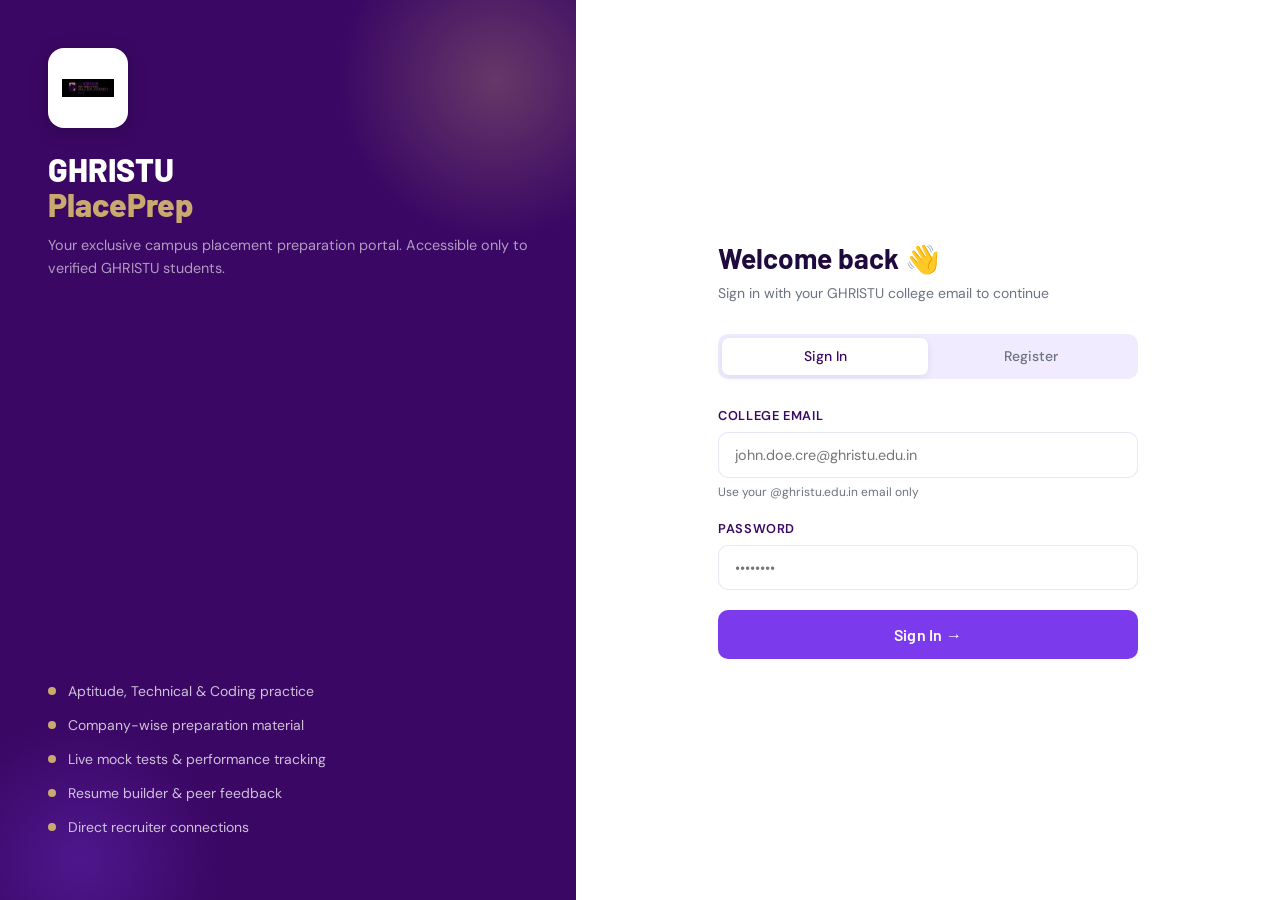
<file: campus/Home.html>
<!DOCTYPE html>
<html lang="en">
<head>
<meta charset="UTF-8">
<meta name="viewport" content="width=device-width, initial-scale=1.0">
<title>GHRISTU PlacePrep – Login</title>
<meta name="description" content="GHRISTU PlacePrep – Your exclusive campus placement preparation portal. Login to access aptitude, technical, coding practice and more.">
<link rel="stylesheet" href="style.css">
</head>
<body>

<!-- AUTH SCREEN -->
<div id="auth-screen">
  <div class="auth-left">
    <div class="auth-brand">
      <div class="auth-logo">
        <img src="logo.png" alt="GHRISTU" style="height:52px; width:52px; object-fit:contain;" />
      </div>
      <h1>GHRISTU<br><span>PlacePrep</span></h1>
      <p>Your exclusive campus placement preparation portal. Accessible only to verified GHRISTU students.</p>
    </div>
    <div class="auth-features">
      <div class="auth-feat-item"><div class="feat-dot"></div> Aptitude, Technical &amp; Coding practice</div>
      <div class="auth-feat-item"><div class="feat-dot"></div> Company-wise preparation material</div>
      <div class="auth-feat-item"><div class="feat-dot"></div> Live mock tests &amp; performance tracking</div>
      <div class="auth-feat-item"><div class="feat-dot"></div> Resume builder &amp; peer feedback</div>
      <div class="auth-feat-item"><div class="feat-dot"></div> Direct recruiter connections</div>
    </div>
  </div>
  <div class="auth-right">
    <div class="auth-box">
      <h2>Welcome back 👋</h2>
      <p>Sign in with your GHRISTU college email to continue</p>

      <div class="tab-row">
        <button class="tab-btn active" onclick="switchTab('login')">Sign In</button>
        <button class="tab-btn" onclick="switchTab('register')">Register</button>
      </div>

      <!-- LOGIN -->
      <div id="login-form">
        <div class="form-group">
          <label>College Email</label>
          <input type="email" id="login-email" placeholder="john.doe.cre@ghristu.edu.in" />
          <div class="email-hint">Use your @ghristu.edu.in email only</div>
        </div>
        <div class="form-group">
          <label>Password</label>
          <input type="password" id="login-pass" placeholder="••••••••" />
        </div>
        <div class="auth-error" id="login-error">Invalid email or password. Use your @ghristu.edu.in email.</div>
        <button class="btn-primary" onclick="handleLogin()">Sign In →</button>
      </div>

      <!-- REGISTER -->
      <div id="register-form" style="display:none">
        <div class="form-group">
          <label>Full Name</label>
          <input type="text" id="reg-name" placeholder="John Doe" />
        </div>
        <div class="form-group">
          <label>College Email</label>
          <input type="email" id="reg-email" placeholder="john.doe.cre@ghristu.edu.in" />
          <div class="email-hint">Must be @ghristu.edu.in</div>
        </div>
        <div class="form-group">
          <label>Role</label>
          <select id="reg-role">
            <option value="student">Student</option>
            <option value="coordinator">Placement Coordinator</option>
            <option value="recruiter">Company Recruiter</option>
          </select>
        </div>
        <div class="form-group">
          <label>Password</label>
          <input type="password" id="reg-pass" placeholder="Create password" />
        </div>
        <div class="auth-error" id="reg-error">Email must end with @ghristu.edu.in</div>
        <button class="btn-primary" onclick="handleRegister()">Create Account →</button>
      </div>
    </div>
  </div>
</div>

<div id="toast" class="toast"></div>
<script src="app.js"></script>
<script>
  document.addEventListener('DOMContentLoaded', function() {
    const stored = sessionStorage.getItem('ghristu_user');
    if (stored) {
      window.location.href = 'pages/Dashboard.html';
    }
  });
</script>
</body>
</html>
</file>
<file: campus/style.css>
@import url('https://fonts.googleapis.com/css2?family=Barlow:wght@400;500;600;700;800&family=DM+Sans:ital,opsz,wght@0,9..40,300;0,9..40,400;0,9..40,500;0,9..40,600&display=swap');

:root {
  --primary: #3b0764;
  --accent: #7c3aed;
  --accent2: #5b21b6;
  --gold: #c9a96e;
  --gold-light: #e8d5b0;
  --teal: #2e1065;
  --surface: #ffffff;
  --surface2: #f5f0ff;
  --border: rgba(91,33,182,0.12);
  --text: #1e0a3c;
  --muted: #6b7280;
  --success: #10b981;
  --warning: #f59e0b;
  --info: #3b82f6;
  --font-head: 'Barlow', sans-serif;
  --font-body: 'DM Sans', sans-serif;
  --radius: 14px;
  --shadow: 0 4px 24px rgba(59,7,100,0.08);
  --shadow-lg: 0 8px 40px rgba(59,7,100,0.15);
}

* { margin: 0; padding: 0; box-sizing: border-box; }

a, a:visited, a:hover, a:active, a:focus {
  text-decoration: none;
  color: inherit;
}

body {
  font-family: var(--font-body);
  background: #f0ebff;
  color: var(--text);
  min-height: 100vh;
}

#auth-screen {
  min-height: 100vh;
  display: flex;
  align-items: stretch;
}

.auth-left {
  width: 45%;
  background: var(--primary);
  padding: 3rem;
  display: flex;
  flex-direction: column;
  justify-content: space-between;
  position: relative;
  overflow: hidden;
}

.auth-left::before {
  content: '';
  position: absolute;
  top: -80px; right: -80px;
  width: 320px; height: 320px;
  background: radial-gradient(circle, rgba(201,169,110,0.3) 0%, transparent 70%);
  border-radius: 50%;
}

.auth-left::after {
  content: '';
  position: absolute;
  bottom: -100px; left: -60px;
  width: 280px; height: 280px;
  background: radial-gradient(circle, rgba(124,58,237,0.3) 0%, transparent 70%);
  border-radius: 50%;
}

.auth-brand { position: relative; z-index: 2; }

.auth-logo {
  width: 80px; height: 80px;
  background: white;
  border-radius: 16px;
  display: flex; align-items: center; justify-content: center;
  padding: 8px;
  margin-bottom: 1.5rem;
  box-shadow: 0 4px 20px rgba(0,0,0,0.2);
}

.auth-brand h1 {
  font-family: var(--font-head);
  font-size: 2rem;
  font-weight: 800;
  color: white;
  line-height: 1.1;
}

.auth-brand h1 span { color: var(--gold); }

.auth-brand p {
  color: rgba(255,255,255,0.6);
  margin-top: 0.75rem;
  font-size: 0.9rem;
  line-height: 1.6;
}

.auth-features { position: relative; z-index: 2; }

.auth-feat-item {
  display: flex;
  align-items: center;
  gap: 12px;
  margin-bottom: 1rem;
  color: rgba(255,255,255,0.75);
  font-size: 0.875rem;
}

.feat-dot {
  width: 8px; height: 8px;
  background: var(--gold);
  border-radius: 50%;
  flex-shrink: 0;
}

.auth-right {
  flex: 1;
  display: flex;
  align-items: center;
  justify-content: center;
  padding: 3rem;
  background: white;
}

.auth-box { width: 100%; max-width: 420px; }

.auth-box h2 {
  font-family: var(--font-head);
  font-size: 1.75rem;
  font-weight: 700;
  margin-bottom: 0.5rem;
}

.auth-box p {
  color: var(--muted);
  font-size: 0.875rem;
  margin-bottom: 2rem;
}

.tab-row {
  display: flex;
  background: #f0ebff;
  border-radius: 10px;
  padding: 4px;
  margin-bottom: 1.75rem;
}

.tab-btn {
  flex: 1;
  padding: 0.6rem;
  border: none;
  background: transparent;
  border-radius: 7px;
  font-family: var(--font-body);
  font-size: 0.875rem;
  font-weight: 500;
  cursor: pointer;
  color: var(--muted);
  transition: all 0.2s;
}

.tab-btn.active {
  background: white;
  color: var(--primary);
  box-shadow: 0 2px 8px rgba(0,0,0,0.08);
}

.form-group { margin-bottom: 1.25rem; }

.form-group label {
  display: block;
  font-size: 0.8rem;
  font-weight: 600;
  color: var(--primary);
  margin-bottom: 0.5rem;
  text-transform: uppercase;
  letter-spacing: 0.05em;
}

.form-group input, .form-group select {
  width: 100%;
  padding: 0.8rem 1rem;
  border: 1.5px solid var(--border);
  border-radius: 10px;
  font-family: var(--font-body);
  font-size: 0.9rem;
  color: var(--text);
  outline: none;
  transition: border-color 0.2s;
  background: white;
}

.form-group input:focus, .form-group select:focus { border-color: var(--accent); box-shadow: 0 0 0 3px rgba(124,58,237,0.1); }

.email-hint { font-size: 0.75rem; color: var(--muted); margin-top: 0.4rem; }

.auth-error {
  background: #fff0f0;
  border: 1px solid #fecaca;
  border-radius: 8px;
  padding: 0.75rem 1rem;
  font-size: 0.85rem;
  color: #dc2626;
  margin-bottom: 1rem;
  display: none;
}

.btn-primary {
  width: 100%;
  padding: 0.9rem;
  background: var(--accent);
  color: white;
  border: none;
  border-radius: 10px;
  font-family: var(--font-head);
  font-size: 1rem;
  font-weight: 600;
  cursor: pointer;
  transition: all 0.2s;
  letter-spacing: 0.02em;
}

.btn-primary:hover { background: #5b21b6; transform: translateY(-1px); }
.btn-primary:active { transform: translateY(0); }

#app-shell { display: none; min-height: 100vh; }

.sidebar {
  width: 260px;
  background: linear-gradient(180deg, #2e0653 0%, #1e0438 100%);
  height: 100vh;
  position: fixed;
  left: 0; top: 0;
  display: flex;
  flex-direction: column;
  padding: 1.5rem;
  z-index: 100;
  border-right: 1px solid rgba(201,169,110,0.15);
}

.sidebar::before {
  content: '';
  position: absolute;
  top: 0; left: 0; right: 0;
  height: 3px;
  background: linear-gradient(90deg, var(--gold), var(--accent), var(--gold));
}

.sidebar-logo {
  display: flex;
  align-items: center;
  gap: 10px;
  margin-bottom: 2rem;
  padding-bottom: 1.5rem;
  border-bottom: 1px solid rgba(255,255,255,0.08);
}

.sidebar-logo-icon {
  width: 42px; height: 42px;
  background: var(--gold);
  border-radius: 10px;
  display: flex; align-items: center; justify-content: center;
  flex-shrink: 0;
  overflow: hidden;
  padding: 5px;
}

.sidebar-logo-text {
  font-family: var(--font-head);
  font-weight: 700;
  font-size: 1rem;
  color: white;
  line-height: 1.2;
}

.sidebar-logo-text span {
  display: block;
  font-size: 0.7rem;
  font-weight: 400;
  color: rgba(255,255,255,0.45);
  font-family: var(--font-body);
}

.nav-section { margin-bottom: 1.5rem; }
.nav-label {
  font-size: 0.65rem;
  font-weight: 600;
  text-transform: uppercase;
  letter-spacing: 0.1em;
  color: rgba(255,255,255,0.3);
  margin-bottom: 0.5rem;
  padding: 0 0.5rem;
}
.nav-item {
  display: flex;
  align-items: center;
  gap: 10px;
  padding: 0.65rem 0.75rem;
  border-radius: 10px;
  cursor: pointer;
  transition: all 0.2s;
  color: rgba(255,255,255,0.9);
  font-size: 0.875rem;
  font-weight: 500;
  margin-bottom: 2px;
  position: relative;
  text-decoration: none;
}
.nav-item:hover { background: rgba(255,255,255,0.07); color: rgba(255,255,255,0.9) !important; }
.nav-item:active { background: rgba(124,58,237,0.35); color: white !important; }
.nav-item:focus { color: rgba(255,255,255,0.9) !important; outline: none; }
.nav-item:visited { color: rgba(255,255,255,0.9) !important; }
.nav-item.active { background: rgba(124,58,237,0.5); color: white !important; border-left: 3px solid var(--gold); padding-left: calc(0.75rem - 3px); }
.nav-item.active:hover,
.nav-item.active:active,
.nav-item.active:focus,
.nav-item.active:visited { color: white !important; }
.nav-icon { width: 20px; text-align: center; font-size: 1rem; color: rgba(255,255,255,0.9) !important; }
.nav-item:hover .nav-icon,
.nav-item:active .nav-icon,
.nav-item:focus .nav-icon,
.nav-item:visited .nav-icon,
.nav-item.active .nav-icon { color: white !important; }
.nav-badge { margin-left: auto; background: var(--gold); color: var(--primary); font-size: 0.65rem; font-weight: 700; padding: 2px 6px; border-radius: 20px; }
.sidebar-user {
  margin-top: auto;
  padding-top: 1rem;
  border-top: 1px solid rgba(255,255,255,0.08);
  display: flex;
  align-items: center;
  gap: 10px;
}
.user-avatar {
  width: 36px; height: 36px;
  background: var(--gold);
  border-radius: 50%;
  display: flex; align-items: center; justify-content: center;
  font-family: var(--font-head);
  font-size: 0.85rem;
  font-weight: 700;
  color: var(--primary);
  flex-shrink: 0;
}
.user-info-text { flex: 1; }
.user-name { font-size: 0.8rem; font-weight: 600; color: white; white-space: nowrap; overflow: hidden; text-overflow: ellipsis; max-width: 140px; }
.user-role { font-size: 0.7rem; color: rgba(255,255,255,0.4); }
.logout-btn { background: none; border: none; color: rgba(255,255,255,0.4); cursor: pointer; font-size: 1rem; padding: 4px; border-radius: 6px; transition: color 0.2s; }
.logout-btn:hover { color: var(--accent); }
.main { margin-left: 260px; min-height: 100vh; background: #f0ebff; width: calc(100vw - 260px); min-width: 0; }
.topbar { background: white; padding: 1rem 2rem; display: flex; align-items: center; justify-content: space-between; border-bottom: 1px solid var(--border); position: sticky; top: 0; z-index: 50; }
.topbar-title { font-family: var(--font-head); font-size: 1.2rem; font-weight: 700; }
.topbar-actions { display: flex; gap: 10px; align-items: center; }
.notification-btn { width: 38px; height: 38px; background: #f0ebff; border: none; border-radius: 10px; cursor: pointer; display: flex; align-items: center; justify-content: center; font-size: 1.1rem; position: relative; }
.notif-dot { width: 8px; height: 8px; background: var(--accent); border-radius: 50%; position: absolute; top: 6px; right: 6px; border: 2px solid white; }
.page { display: none; padding: 2rem; }
.page.active { display: block; }
.welcome-banner { background: linear-gradient(135deg, var(--primary) 0%, #5b21b6 60%, #7c3aed 100%); border-radius: var(--radius); padding: 2rem 2.5rem; margin-bottom: 2rem; position: relative; overflow: hidden; }
.welcome-banner::after { content: '🎓'; position: absolute; right: 2rem; top: 50%; transform: translateY(-50%); font-size: 5rem; opacity: 0.15; }
.welcome-banner h2 { font-family: var(--font-head); font-size: 1.6rem; font-weight: 800; color: white; margin-bottom: 0.4rem; }
.welcome-banner p { color: rgba(255,255,255,0.6); font-size: 0.9rem; }
.welcome-banner .progress-text { color: rgba(255,255,255,0.9); margin-top: 1rem; font-size: 0.85rem; }
.welcome-progress { height: 6px; background: rgba(255,255,255,0.15); border-radius: 3px; margin-top: 0.5rem; overflow: hidden; }
.welcome-progress-bar { height: 100%; background: var(--gold); border-radius: 3px; width: 42%; transition: width 0.5s; }
.stats-grid { display: grid; grid-template-columns: repeat(4, 1fr); gap: 1rem; margin-bottom: 2rem; }
.stat-card { background: white; border-radius: var(--radius); padding: 1.25rem; box-shadow: var(--shadow); }
.stat-label { font-size: 0.75rem; font-weight: 600; text-transform: uppercase; letter-spacing: 0.05em; color: var(--muted); margin-bottom: 0.5rem; }
.stat-value { font-family: var(--font-head); font-size: 1.8rem; font-weight: 800; color: var(--primary); }
.stat-sub { font-size: 0.75rem; color: var(--muted); margin-top: 2px; }
.stat-card.accent { background: var(--accent); }
.stat-card.accent .stat-label, .stat-card.accent .stat-sub { color: rgba(255,255,255,0.7); }
.stat-card.accent .stat-value { color: white; }
.dash-grid { display: grid; grid-template-columns: 1fr 340px; gap: 1.5rem; }
.card { background: white; border-radius: var(--radius); padding: 1.5rem; box-shadow: var(--shadow); }
.card-header { display: flex; align-items: center; justify-content: space-between; margin-bottom: 1.25rem; }
.card-title { font-family: var(--font-head); font-size: 1rem; font-weight: 700; }
.card-link { font-size: 0.8rem; color: var(--accent); cursor: pointer; font-weight: 500; }
.module-list-item { display: flex; align-items: center; gap: 12px; cursor: pointer; transition: background 0.2s; border-radius: 8px; padding: 0.8rem; margin: 0 -0.5rem; border-bottom: 1px solid var(--border); }
.module-list-item:last-child { border-bottom: none; }
.module-list-item:hover { background: #f5f0ff; }
.mod-icon { width: 40px; height: 40px; border-radius: 10px; display: flex; align-items: center; justify-content: center; font-size: 1.2rem; flex-shrink: 0; }
.mod-info { flex: 1; }
.mod-name { font-size: 0.875rem; font-weight: 600; margin-bottom: 3px; }
.progress-bar-wrap { height: 4px; background: #ede9fe; border-radius: 2px; overflow: hidden; }
.progress-bar { height: 100%; border-radius: 2px; transition: width 0.5s; }
.mod-pct { font-size: 0.8rem; font-weight: 700; color: var(--primary); }
.activity-item { display: flex; align-items: flex-start; gap: 10px; padding: 0.8rem 0; border-bottom: 1px solid var(--border); }
.activity-item:last-child { border-bottom: none; }
.activity-dot { width: 8px; height: 8px; border-radius: 50%; margin-top: 5px; flex-shrink: 0; }
.activity-text { font-size: 0.82rem; color: var(--muted); line-height: 1.5; }
.activity-text strong { color: var(--text); }
.activity-time { font-size: 0.72rem; color: var(--muted); margin-top: 2px; }
.search-bar { background: white; border: 1.5px solid var(--border); border-radius: 10px; padding: 0.75rem 1rem; display: flex; align-items: center; gap: 10px; margin-bottom: 1.5rem; }
.search-bar input { flex: 1; border: none; outline: none; font-family: var(--font-body); font-size: 0.9rem; color: var(--text); background: transparent; }
.filter-row { display: flex; gap: 8px; margin-bottom: 1.5rem; flex-wrap: wrap; }
.filter-chip { padding: 0.4rem 0.9rem; border-radius: 20px; font-size: 0.8rem; font-weight: 500; cursor: pointer; border: 1.5px solid var(--border); background: white; color: var(--muted); transition: all 0.2s; }
.filter-chip.active { background: var(--primary); color: white; border-color: var(--primary); }
.companies-grid { display: grid; grid-template-columns: repeat(auto-fill, minmax(300px, 1fr)); gap: 1rem; }
.company-card { background: white; border-radius: var(--radius); padding: 1.5rem; box-shadow: var(--shadow); cursor: pointer; transition: all 0.2s; border: 2px solid transparent; }
.company-card:hover { transform: translateY(-2px); box-shadow: var(--shadow-lg); border-color: var(--accent); }
.company-header { display: flex; align-items: center; gap: 12px; margin-bottom: 1rem; }
.company-modal {
  position: fixed;
  inset: 0;
  background: rgba(17, 8, 31, 0.62);
  display: none;
  align-items: center;
  justify-content: center;
  z-index: 9999;
  padding: 20px;
  backdrop-filter: blur(4px);
}

.company-modal.show {
  display: flex;
}

.company-modal-content {
  background: white;
  width: 100%;
  max-width: 720px;
  border-radius: 20px;
  padding: 24px;
  position: relative;
  box-shadow: 0 20px 60px rgba(0,0,0,0.25);
  animation: popupFade 0.2s ease;
  max-height: 90vh;
  overflow-y: auto;
}

.company-modal-close {
  position: absolute;
  top: 12px;
  right: 16px;
  border: none;
  background: transparent;
  font-size: 2rem;
  cursor: pointer;
  line-height: 1;
  color: var(--muted);
}

.company-modal-close:hover { color: var(--accent); }

.modal-company-header {
  display: flex;
  align-items: center;
  gap: 16px;
  margin-bottom: 20px;
  padding-right: 30px;
}

.modal-logo { width: 60px; height: 60px; font-size: 2rem; }
.modal-title { font-family: var(--font-head); font-size: 1.6rem; font-weight: 800; color: var(--primary); }
.modal-subtitle { color: var(--muted); font-size: 0.9rem; margin-top: 2px; }
.modal-sections { display: grid; gap: 14px; }
.modal-card { background: #faf7ff; border: 1px solid var(--border); border-radius: 14px; padding: 16px; }
.modal-card h3 { font-family: var(--font-head); font-size: 1rem; color: var(--primary); margin-bottom: 8px; }
.modal-card p, .modal-card li { color: var(--text); font-size: 0.92rem; line-height: 1.6; }
.modal-card ul { padding-left: 18px; }
.modal-chip-row { display: flex; gap: 8px; flex-wrap: wrap; margin-top: 8px; }
.modal-chip { display: inline-flex; padding: 4px 10px; border-radius: 999px; background: white; border: 1px solid var(--border); font-size: 0.78rem; font-weight: 600; color: var(--primary); }
.modal-action-row { display: flex; gap: 10px; flex-wrap: wrap; margin-top: 16px; }
.view-prep-btn { display: inline-flex; align-items: center; justify-content: center; padding: 0.8rem 1rem; border: none; border-radius: 10px; background: var(--accent); color: white; font-family: var(--font-head); font-size: 0.9rem; font-weight: 700; cursor: pointer; transition: all 0.2s; text-decoration: none; }
.view-prep-btn:hover { background: var(--accent2); transform: translateY(-1px); }
.secondary-btn { display: inline-flex; align-items: center; justify-content: center; padding: 0.8rem 1rem; border: 1.5px solid var(--border); border-radius: 10px; background: white; color: var(--primary); font-family: var(--font-head); font-size: 0.9rem; font-weight: 700; cursor: pointer; transition: all 0.2s; text-decoration: none; }
.secondary-btn:hover { background: var(--surface2); border-color: var(--accent); }
.company-logo { width: 48px; height: 48px; border-radius: 12px; display: flex; align-items: center; justify-content: center; font-size: 1.5rem; background: #f5f0ff; }
.company-name { font-family: var(--font-head); font-size: 1rem; font-weight: 700; }
.company-type { font-size: 0.75rem; color: var(--muted); }
.company-tags { display: flex; gap: 6px; flex-wrap: wrap; margin-bottom: 1rem; }
.tag { padding: 3px 8px; border-radius: 6px; font-size: 0.72rem; font-weight: 600; }
.tag-tech { background: #eff6ff; color: #2563eb; }
.tag-finance { background: #f0fdf4; color: #16a34a; }
.tag-product { background: #fef3c7; color: #d97706; }
.tag-design { background: #fdf4ff; color: #9333ea; }
.company-info { display: flex; gap: 1rem; font-size: 0.8rem; color: var(--muted); }
.company-info span { display: flex; align-items: center; gap: 4px; }
.prep-grid { display: grid; grid-template-columns: repeat(auto-fill, minmax(280px, 1fr)); gap: 1.25rem; }
.prep-card { background: white; border-radius: var(--radius); padding: 1.75rem; box-shadow: var(--shadow); cursor: pointer; transition: all 0.2s; position: relative; overflow: hidden; }
.prep-card:hover { transform: translateY(-2px); box-shadow: var(--shadow-lg); }
.prep-card::before { content: ''; position: absolute; top: 0; left: 0; right: 0; height: 4px; }
.prep-card.aptitude::before { background: linear-gradient(90deg, #7c3aed, #c9a96e); }
.prep-card.technical::before { background: linear-gradient(90deg, #5b21b6, #7c3aed); }
.prep-card.coding::before { background: linear-gradient(90deg, #10b981, #84cc16); }
.prep-icon { font-size: 2.5rem; margin-bottom: 1rem; }
.prep-title { font-family: var(--font-head); font-size: 1.1rem; font-weight: 700; margin-bottom: 0.4rem; }
.prep-desc { font-size: 0.85rem; color: var(--muted); margin-bottom: 1.25rem; line-height: 1.5; }
.prep-meta { display: flex; gap: 1rem; font-size: 0.78rem; color: var(--muted); margin-bottom: 1rem; }
.start-btn { width: 100%; padding: 0.7rem; border: none; border-radius: 8px; font-family: var(--font-head); font-size: 0.875rem; font-weight: 600; cursor: pointer; transition: all 0.2s; }
.btn-aptitude { background: #f5f0ff; color: var(--accent); }
.btn-aptitude:hover { background: var(--accent); color: white; }
.btn-technical { background: #eff6ff; color: #2563eb; }
.btn-technical:hover { background: #2563eb; color: white; }
.btn-coding { background: #f0fdf4; color: #16a34a; }
.btn-coding:hover { background: #16a34a; color: white; }
.test-list { display: flex; flex-direction: column; gap: 1rem; }
.test-item { background: white; border-radius: var(--radius); padding: 1.5rem; box-shadow: var(--shadow); display: flex; align-items: center; gap: 1.5rem; }
.test-icon { width: 56px; height: 56px; border-radius: 14px; background: #f5f0ff; display: flex; align-items: center; justify-content: center; font-size: 1.8rem; flex-shrink: 0; }
.test-info { flex: 1; }
.test-name { font-family: var(--font-head); font-size: 1rem; font-weight: 700; margin-bottom: 4px; }
.test-meta { font-size: 0.8rem; color: var(--muted); }
.test-status { padding: 4px 12px; border-radius: 20px; font-size: 0.75rem; font-weight: 600; margin-right: 1rem; }
.status-new { background: #f5f0ff; color: var(--accent); }
.status-done { background: #f0fdf4; color: #16a34a; }
.status-missed { background: #fef3c7; color: #d97706; }
.btn-sm { padding: 0.5rem 1.2rem; background: var(--primary); color: white; border: none; border-radius: 8px; font-family: var(--font-head); font-size: 0.8rem; font-weight: 600; cursor: pointer; transition: all 0.2s; white-space: nowrap; }
.btn-sm:hover { background: var(--accent); }
.resume-builder { display: grid; grid-template-columns: 1fr 1fr; gap: 1.5rem; }
.resume-form .form-group { margin-bottom: 1rem; }
.resume-form textarea { width: 100%; padding: 0.8rem 1rem; border: 1.5px solid var(--border); border-radius: 10px; font-family: var(--font-body); font-size: 0.9rem; resize: vertical; outline: none; min-height: 80px; }
.resume-form textarea:focus { border-color: var(--accent); }
.resume-preview { background: white; border-radius: var(--radius); padding: 2rem; box-shadow: var(--shadow); font-size: 0.85rem; line-height: 1.7; }
.resume-preview h3 { font-family: var(--font-head); font-size: 1.3rem; font-weight: 800; color: var(--primary); margin-bottom: 2px; }
.resume-preview .subtitle { font-size: 0.8rem; color: var(--accent); font-weight: 600; margin-bottom: 1rem; }
.resume-section-title { font-weight: 700; text-transform: uppercase; font-size: 0.72rem; letter-spacing: 0.08em; color: var(--primary); border-bottom: 2px solid var(--accent); padding-bottom: 4px; margin-top: 1rem; margin-bottom: 0.5rem; }
.feedback-grid { display: grid; grid-template-columns: 1fr 1fr; gap: 1.5rem; }
.feedback-form .form-group textarea { width: 100%; padding: 0.8rem; border: 1.5px solid var(--border); border-radius: 10px; font-family: var(--font-body); font-size: 0.9rem; resize: vertical; outline: none; min-height: 100px; }
.feedback-item { background: white; border-radius: var(--radius); padding: 1.25rem; box-shadow: var(--shadow); margin-bottom: 1rem; border-left: 4px solid var(--accent); }
.fb-header { display: flex; align-items: center; gap: 8px; margin-bottom: 0.5rem; }
.fb-avatar { width: 28px; height: 28px; border-radius: 50%; background: var(--primary); display: flex; align-items: center; justify-content: center; color: white; font-size: 0.7rem; font-weight: 700; }
.fb-name { font-weight: 600; font-size: 0.85rem; }
.fb-time { font-size: 0.75rem; color: var(--muted); margin-left: auto; }
.fb-text { font-size: 0.85rem; color: var(--muted); line-height: 1.5; }
.admin-stats { display: grid; grid-template-columns: repeat(4, 1fr); gap: 1rem; margin-bottom: 2rem; }
.admin-table { width: 100%; border-collapse: collapse; font-size: 0.85rem; }
.admin-table th { text-align: left; padding: 0.75rem 1rem; background: #f5f0ff; font-weight: 600; font-size: 0.75rem; text-transform: uppercase; letter-spacing: 0.05em; color: var(--muted); }
.admin-table td { padding: 0.85rem 1rem; border-bottom: 1px solid var(--border); }
.admin-table tr:last-child td { border-bottom: none; }
.badge { padding: 3px 8px; border-radius: 20px; font-size: 0.72rem; font-weight: 600; }
.badge-student { background: #f5f0ff; color: var(--accent); }
.badge-recruiter { background: #fdf4ff; color: #9333ea; }
.badge-coordinator { background: #fef3c7; color: #d97706; }
.badge-active { background: #f0fdf4; color: #16a34a; }
.badge-pending { background: #fff7ed; color: #ea580c; }
.toast { position: fixed; bottom: 2rem; right: 2rem; background: var(--primary); color: white; padding: 0.9rem 1.5rem; border-radius: 10px; font-size: 0.875rem; font-weight: 500; box-shadow: var(--shadow-lg); z-index: 9999; transform: translateY(100px); opacity: 0; transition: all 0.3s; border-left: 4px solid var(--gold); }
.toast.show { transform: translateY(0); opacity: 1; }
.Profile { display: none; padding: 2rem; }
.Profile.active { display: block; }
.profile-container { max-width: 900px; margin: 0 auto; }
.profile-hdr { display: flex; align-items: center; gap: 1.5rem; padding: 1.75rem 1.75rem 1.25rem; border-bottom: 1px solid var(--border); flex-wrap: wrap; }
.profile-avatar { width: 72px; height: 72px; border-radius: 50%; background: linear-gradient(135deg, var(--primary), var(--accent)); display: flex; align-items: center; justify-content: center; font-family: var(--font-head); font-size: 1.4rem; font-weight: 800; color: white; flex-shrink: 0; position: relative; cursor: pointer; }
.profile-avatar-overlay { position: absolute; inset: 0; border-radius: 50%; background: rgba(0,0,0,0.45); display: flex; align-items: center; justify-content: center; opacity: 0; transition: opacity 0.2s; }
.profile-avatar:hover .profile-avatar-overlay { opacity: 1; }
.profile-hdr-info { flex: 1; min-width: 0; }
.profile-hdr-info h2 { font-family: var(--font-head); font-size: 1.3rem; font-weight: 800; color: var(--primary); }
.profile-hdr-info p { font-size: 0.82rem; color: var(--muted); margin-top: 2px; }
.profile-badge { display: inline-block; margin-top: 6px; background: #f0fdf4; color: #16a34a; font-size: 0.72rem; font-weight: 600; padding: 3px 10px; border-radius: 20px; border: 1px solid #bbf7d0; }
.edit-btn-hdr { padding: 0.55rem 1.2rem; border: 1.5px solid var(--border); border-radius: 8px; background: white; font-family: var(--font-body); font-size: 0.82rem; font-weight: 600; color: var(--primary); cursor: pointer; transition: all 0.2s; flex-shrink: 0; }
.edit-btn-hdr:hover { background: var(--surface2); border-color: var(--accent); }
.profile-body { padding: 1.5rem 1.75rem; }
.profile-sec-title { font-size: 0.72rem; font-weight: 700; text-transform: uppercase; letter-spacing: 0.08em; color: var(--muted); margin-bottom: 1rem; }
.profile-info-grid { display: grid; grid-template-columns: 1fr 1fr; gap: 1rem 2rem; margin-bottom: 1.5rem; }
.profile-info-item { display: flex; flex-direction: column; gap: 2px; }
.profile-lbl { font-size: 0.7rem; color: var(--muted); font-weight: 500; }
.profile-val { font-size: 0.9rem; font-weight: 600; color: var(--text); }
.profile-divider { border: none; border-top: 1px solid var(--border); margin: 1.25rem 0; }
.profile-stat-row { display: flex; gap: 1rem; margin-bottom: 1.5rem; }
.profile-stat-card { flex: 1; background: var(--surface2); border-radius: 10px; padding: 0.9rem; text-align: center; }
.profile-stat-num { font-family: var(--font-head); font-size: 1.6rem; font-weight: 800; color: var(--primary); }
.profile-stat-lbl { font-size: 0.72rem; color: var(--muted); margin-top: 2px; }
.profile-skills-wrap { display: flex; flex-wrap: wrap; gap: 6px; margin-bottom: 1.5rem; }
.profile-stag { background: var(--surface2); color: var(--accent); border: 1px solid rgba(124,58,237,0.2); padding: 4px 12px; border-radius: 20px; font-size: 0.78rem; font-weight: 600; }
.profile-prog-row { margin-bottom: 0.75rem; }
.profile-prog-label { display: flex; justify-content: space-between; font-size: 0.8rem; font-weight: 500; margin-bottom: 4px; }
.profile-prog-track { height: 6px; background: #ede9fe; border-radius: 3px; overflow: hidden; }
.profile-prog-fill { height: 100%; background: linear-gradient(90deg, var(--accent), var(--gold)); border-radius: 3px; transition: width 0.5s; }
.profile-cert-list { display: flex; flex-direction: column; gap: 8px; margin-bottom: 1.5rem; }
.profile-cert-item { display: flex; align-items: center; gap: 10px; }
.profile-cert-icon { width: 28px; height: 28px; border-radius: 7px; background: #eeedfe; display: flex; align-items: center; justify-content: center; flex-shrink: 0; }
.profile-cert-name { font-size: 0.82rem; font-weight: 600; color: var(--text); }
.profile-cert-date { font-size: 0.72rem; color: var(--muted); }
.profile-action-row { display: flex; gap: 10px; justify-content: flex-end; margin-top: 1.5rem; }
.profile-btn { padding: 0.55rem 1.3rem; border-radius: 8px; font-family: var(--font-body); font-size: 0.82rem; font-weight: 600; cursor: pointer; border: 1.5px solid var(--border); background: white; color: var(--primary); transition: all 0.2s; display: flex; align-items: center; }
.profile-btn:hover { background: var(--surface2); }
.profile-btn-primary { background: var(--accent); color: white; border-color: var(--accent); }
.profile-btn-primary:hover { background: var(--accent2); }
.profile-btn-danger { color: #dc2626; border-color: #fecaca; }
.profile-btn-danger:hover { background: #fff0f0; }
.edit-view { display: none; }
.edit-view.active { display: block; }
.view-view.hidden { display: none; }
.profile-field-row { display: flex; gap: 1rem; margin-bottom: 1rem; }
.profile-field-group { flex: 1; display: flex; flex-direction: column; gap: 4px; }
.profile-field-group label { font-size: 0.72rem; font-weight: 600; text-transform: uppercase; letter-spacing: 0.05em; color: var(--muted); }
.profile-field-group input { padding: 0.6rem 0.8rem; border: 1.5px solid var(--border); border-radius: 8px; font-family: var(--font-body); font-size: 0.88rem; outline: none; color: var(--text); transition: border-color 0.2s; }
.profile-field-group input:focus { border-color: var(--accent); }
.profile-avail-toggle { display: flex; gap: 8px; flex-wrap: wrap; margin-bottom: 1.5rem; }
.profile-avail-opt { padding: 0.45rem 1rem; border-radius: 20px; font-size: 0.78rem; font-weight: 600; cursor: pointer; border: 1.5px solid var(--border); background: white; color: var(--muted); transition: all 0.2s; }
.profile-avail-opt.selected { background: var(--primary); color: white; border-color: var(--primary); }
.profile-skills-edit { display: flex; flex-wrap: wrap; gap: 6px; margin-bottom: 8px; }
.profile-stag-edit { background: var(--surface2); color: var(--accent); border: 1px solid rgba(124,58,237,0.2); padding: 4px 10px; border-radius: 20px; font-size: 0.78rem; font-weight: 600; display: flex; align-items: center; gap: 5px; }
.profile-stag-edit .rm { cursor: pointer; color: var(--muted); font-size: 0.9rem; }
.profile-stag-edit .rm:hover { color: #dc2626; }
.profile-skill-add-row { display: flex; gap: 8px; margin-bottom: 1.5rem; }
.profile-skill-add-row input { flex: 1; padding: 0.55rem 0.8rem; border: 1.5px solid var(--border); border-radius: 8px; font-family: var(--font-body); font-size: 0.85rem; outline: none; }
.profile-skill-add-row input:focus { border-color: var(--accent); }
.profile-skill-add-row button { padding: 0.55rem 1rem; background: var(--accent); color: white; border: none; border-radius: 8px; font-size: 0.82rem; font-weight: 600; cursor: pointer; }
.profile-prog-edit-row { margin-bottom: 0.75rem; }
.profile-prog-edit-row label { display: flex; justify-content: space-between; font-size: 0.8rem; font-weight: 500; margin-bottom: 4px; }
.rslider { width: 100%; accent-color: var(--accent); cursor: pointer; }
.profile-cert-edit-item { display: flex; align-items: center; gap: 10px; margin-bottom: 8px; }
.profile-cert-edit-item .rm { cursor: pointer; color: var(--muted); font-size: 1rem; flex-shrink: 0; }
.profile-cert-edit-item .rm:hover { color: #dc2626; }
.profile-cert-edit-item input { padding: 0.5rem 0.7rem; border: 1.5px solid var(--border); border-radius: 7px; font-family: var(--font-body); font-size: 0.82rem; outline: none; }
.profile-cert-edit-item input:focus { border-color: var(--accent); }
.profile-add-cert-btn { background: none; border: 1.5px dashed var(--border); border-radius: 8px; padding: 0.5rem 1rem; font-size: 0.8rem; color: var(--muted); cursor: pointer; width: 100%; margin-top: 4px; transition: all 0.2s; }
.profile-add-cert-btn:hover { border-color: var(--accent); color: var(--accent); }

/* ═══════════════════════════════════════════════════════════════════════════
   NEW STYLES — Practice Popup, Dashboards, Coding, Mock Tests, Resume
   ═══════════════════════════════════════════════════════════════════════════ */

/* ── PRACTICE POPUP MODAL (matches reference screenshots) ─────────────────── */
.practice-overlay {
  position: fixed; inset: 0;
  background: rgba(17,8,31,0.6);
  z-index: 10000;
  display: none;
  align-items: center;
  justify-content: center;
  padding: 20px;
  backdrop-filter: blur(4px);
}
.practice-overlay.show { display: flex; }

.practice-container {
  background: #fafafa;
  width: 100%; max-width: 680px;
  border-radius: 18px;
  box-shadow: 0 20px 80px rgba(0,0,0,0.3);
  animation: popupFade 0.25s ease;
  display: flex; flex-direction: column;
  max-height: 92vh;
  overflow: hidden;
  border-top: 4px solid var(--accent);
}

/* Topic-specific accent borders */
.practice-container[data-theme='quant'] { border-top-color: var(--accent); }
.practice-container[data-theme='logic'] { border-top-color: #14b8a6; }
.practice-container[data-theme='verbal'] { border-top-color: #3b82f6; }
.practice-container[data-theme='data'] { border-top-color: #f59e0b; }
.practice-container[data-theme='dbms'] { border-top-color: #818cf8; }
.practice-container[data-theme='os'] { border-top-color: #34d399; }
.practice-container[data-theme='networks'] { border-top-color: #60a5fa; }
.practice-container[data-theme='ds'] { border-top-color: #fbbf24; }
.practice-container[data-theme='cloud'] { border-top-color: #a78bfa; }
.practice-container[data-theme='oop'] { border-top-color: #f97316; }

.practice-header {
  display: flex; align-items: center; justify-content: space-between;
  padding: 16px 24px;
  background: white;
  border-bottom: 1px solid #eee;
  border-radius: 14px 14px 0 0;
}

.practice-header-left { display: flex; align-items: center; gap: 14px; }

.practice-topic-badge {
  padding: 5px 16px;
  border-radius: 20px;
  font-size: 0.78rem;
  font-weight: 700;
  font-family: var(--font-head);
}

.practice-level-badge {
  padding: 3px 10px;
  border-radius: 12px;
  font-size: 0.7rem;
  font-weight: 600;
  background: #ede9fe;
  color: var(--accent);
}

.practice-timer {
  display: flex;
  align-items: center;
  gap: 6px;
  font-family: var(--font-head);
  font-size: 1rem;
  font-weight: 700;
  color: var(--muted);
  min-width: 70px;
  justify-content: flex-end;
  transition: color 0.3s;
}

.practice-timer.warning { color: #dc2626; animation: timerPulse 0.5s infinite; }

@keyframes timerPulse {
  0%, 100% { opacity: 1; }
  50% { opacity: 0.5; }
}

.practice-close {
  background: none; border: none;
  font-size: 1.3rem; cursor: pointer;
  color: var(--muted); padding: 4px 8px;
  border-radius: 8px;
  transition: all 0.2s;
  margin-left: 8px;
}
.practice-close:hover { background: #f0f0f0; color: var(--accent); }

.practice-progress-bar {
  height: 5px;
  background: #e5e7eb;
  width: 100%;
}
.practice-progress-fill {
  height: 100%;
  background: var(--accent);
  transition: width 0.4s ease;
  border-radius: 0 3px 3px 0;
}
/* Topic-specific progress bar colours */
.practice-container[data-theme='logic'] .practice-progress-fill,
.practice-container[data-theme='os'] .practice-progress-fill { background: #14b8a6; }
.practice-container[data-theme='verbal'] .practice-progress-fill,
.practice-container[data-theme='networks'] .practice-progress-fill { background: #3b82f6; }
.practice-container[data-theme='data'] .practice-progress-fill,
.practice-container[data-theme='ds'] .practice-progress-fill { background: #f59e0b; }

.practice-body {
  flex: 1;
  overflow-y: auto;
  padding: 24px 28px;
  background: #fafafa;
}

.practice-question-counter {
  font-size: 0.78rem;
  font-weight: 600;
  color: var(--muted);
  margin-bottom: 16px;
}

/* Question card with left accent border (matches reference) */
.practice-question-card {
  background: white;
  border: 1px solid #e5e7eb;
  border-radius: 12px;
  padding: 20px 22px;
  margin-bottom: 24px;
  border-left: 4px solid var(--accent);
}
.practice-container[data-theme='logic'] .practice-question-card,
.practice-container[data-theme='os'] .practice-question-card { border-left-color: #14b8a6; }
.practice-container[data-theme='verbal'] .practice-question-card,
.practice-container[data-theme='networks'] .practice-question-card { border-left-color: #3b82f6; }
.practice-container[data-theme='data'] .practice-question-card,
.practice-container[data-theme='ds'] .practice-question-card { border-left-color: #f59e0b; }

.practice-category-label {
  font-size: 0.68rem;
  font-weight: 700;
  text-transform: uppercase;
  letter-spacing: 0.08em;
  color: var(--accent);
  margin-bottom: 10px;
}
.practice-container[data-theme='logic'] .practice-category-label,
.practice-container[data-theme='os'] .practice-category-label { color: #14b8a6; }
.practice-container[data-theme='verbal'] .practice-category-label,
.practice-container[data-theme='networks'] .practice-category-label { color: #3b82f6; }
.practice-container[data-theme='data'] .practice-category-label,
.practice-container[data-theme='ds'] .practice-category-label { color: #f59e0b; }

.practice-question-text {
  font-family: var(--font-body);
  font-size: 1rem;
  font-weight: 500;
  color: var(--text);
  line-height: 1.7;
}

.practice-question-passage {
  background: #f9fafb;
  border-left: 3px solid #d1d5db;
  padding: 12px 16px;
  border-radius: 4px;
  margin-bottom: 12px;
  font-size: 0.92rem;
  line-height: 1.7;
  color: #374151;
}

/* Options — circle letter style (matches reference) */
.practice-options { display: flex; flex-direction: column; gap: 8px; margin-bottom: 20px; }

.practice-option {
  display: flex; align-items: center; gap: 14px;
  padding: 12px 16px;
  background: white;
  border: 1.5px solid #e5e7eb;
  border-radius: 10px;
  cursor: pointer;
  transition: all 0.15s;
  font-size: 0.92rem;
  position: relative;
}

.practice-option:hover { border-color: var(--accent); background: #faf7ff; }
.practice-container[data-theme='logic'] .practice-option:hover,
.practice-container[data-theme='os'] .practice-option:hover { border-color: #14b8a6; background: #f0fdfa; }

.practice-option.selected { border-color: var(--accent); background: #f5f0ff; }
.practice-container[data-theme='logic'] .practice-option.selected,
.practice-container[data-theme='os'] .practice-option.selected { border-color: #14b8a6; background: #f0fdfa; }

.practice-option.selected .option-letter { background: var(--accent); color: white; }
.practice-container[data-theme='logic'] .practice-option.selected .option-letter,
.practice-container[data-theme='os'] .practice-option.selected .option-letter { background: #14b8a6; }

.practice-option.correct {
  border-color: #10b981;
  background: #f0fdf4;
}
.practice-option.correct .option-letter { background: #10b981; color: white; }

.practice-option.wrong {
  border-color: #ef4444;
  background: #fef2f2;
}
.practice-option.wrong .option-letter { background: #ef4444; color: white; }

.practice-option.disabled { pointer-events: none; opacity: 0.65; }

.option-letter {
  width: 32px; height: 32px;
  border-radius: 50%;
  background: #f0ebff;
  display: flex; align-items: center; justify-content: center;
  font-family: var(--font-head);
  font-weight: 700;
  font-size: 0.82rem;
  color: var(--accent);
  flex-shrink: 0;
  transition: all 0.15s;
  border: 2px solid transparent;
}
.practice-container[data-theme='logic'] .option-letter,
.practice-container[data-theme='os'] .option-letter { background: #ccfbf1; color: #14b8a6; }
.practice-container[data-theme='verbal'] .option-letter,
.practice-container[data-theme='networks'] .option-letter { background: #dbeafe; color: #3b82f6; }
.practice-container[data-theme='data'] .option-letter,
.practice-container[data-theme='ds'] .option-letter { background: #fef3c7; color: #d97706; }

.option-text { flex: 1; line-height: 1.5; }

.practice-actions {
  display: flex; gap: 10px; justify-content: center;
  margin-top: 20px;
}

.practice-submit-btn {
  padding: 0.65rem 2rem;
  border: none;
  border-radius: 10px;
  background: var(--accent);
  color: white;
  font-family: var(--font-head);
  font-size: 0.88rem;
  font-weight: 700;
  cursor: pointer;
  transition: all 0.2s;
}
.practice-submit-btn:hover { background: var(--accent2); transform: translateY(-1px); }
.practice-submit-btn:disabled { opacity: 0.45; cursor: not-allowed; transform: none; }
.practice-container[data-theme='logic'] .practice-submit-btn,
.practice-container[data-theme='os'] .practice-submit-btn { background: #14b8a6; }
.practice-container[data-theme='logic'] .practice-submit-btn:hover,
.practice-container[data-theme='os'] .practice-submit-btn:hover { background: #0d9488; }

.practice-next-btn {
  padding: 0.65rem 2rem;
  border: none;
  border-radius: 10px;
  background: var(--primary);
  color: white;
  font-family: var(--font-head);
  font-size: 0.88rem;
  font-weight: 700;
  cursor: pointer;
  transition: all 0.2s;
  display: none;
}
.practice-next-btn:hover { background: var(--accent); transform: translateY(-1px); }

/* Solution Panel (matches reference — checkmark header, formula code block, bullet steps) */
.solution-panel {
  display: none;
  margin-top: 20px;
  background: white;
  border: 1px solid #e5e7eb;
  border-radius: 12px;
  padding: 18px 20px;
  animation: popupFade 0.2s ease;
}
.solution-panel.show { display: block; }

.solution-panel h4 {
  font-family: var(--font-head);
  font-size: 0.9rem;
  font-weight: 700;
  color: var(--primary);
  margin-bottom: 12px;
  display: flex; align-items: center; gap: 8px;
}
.practice-container[data-theme='logic'] .solution-panel h4,
.practice-container[data-theme='os'] .solution-panel h4 { color: #0f766e; }

.solution-formula {
  background: #f3f4f6;
  border: 1px solid #e5e7eb;
  border-radius: 8px;
  padding: 10px 14px;
  font-family: 'Courier New', monospace;
  font-size: 0.84rem;
  color: #374151;
  margin-bottom: 12px;
}

.solution-explanation {
  font-size: 0.88rem;
  color: var(--text);
  line-height: 1.8;
  margin-bottom: 10px;
}

.solution-steps {
  font-size: 0.85rem;
  color: #374151;
  line-height: 1.8;
  padding-left: 18px;
  list-style-type: disc;
}

.solution-steps li { margin-bottom: 4px; }

/* Score Screen */
.score-screen {
  display: none;
  text-align: center;
  padding: 40px 30px;
}
.score-screen.show { display: block; }

.score-emoji {
  font-size: 4rem;
  margin-bottom: 16px;
}

.score-title {
  font-family: var(--font-head);
  font-size: 1.8rem;
  font-weight: 800;
  color: var(--primary);
  margin-bottom: 8px;
}

.score-subtitle {
  font-size: 0.95rem;
  color: var(--muted);
  margin-bottom: 30px;
}

.score-stats {
  display: flex;
  gap: 16px;
  justify-content: center;
  margin-bottom: 30px;
}

.score-stat-card {
  background: #faf7ff;
  border: 1px solid var(--border);
  border-radius: 14px;
  padding: 18px 24px;
  min-width: 120px;
}

.score-stat-value {
  font-family: var(--font-head);
  font-size: 2rem;
  font-weight: 800;
}

.score-stat-value.green { color: #10b981; }
.score-stat-value.red { color: #ef4444; }
.score-stat-value.blue { color: var(--accent); }

.score-stat-label {
  font-size: 0.78rem;
  color: var(--muted);
  margin-top: 4px;
  text-transform: uppercase;
  letter-spacing: 0.05em;
  font-weight: 600;
}

.score-close-btn {
  padding: 0.8rem 2.5rem;
  border: none;
  border-radius: 10px;
  background: var(--accent);
  color: white;
  font-family: var(--font-head);
  font-size: 1rem;
  font-weight: 700;
  cursor: pointer;
  transition: all 0.2s;
}
.score-close-btn:hover { background: var(--accent2); }

/* ── APTITUDE THEMED CARDS ────────────────────────────────────────────────── */
.prep-card.aptitude-quant::before { background: linear-gradient(90deg, #a78bfa, #c4b5fd); }
.prep-card.aptitude-quant { border-bottom: 3px solid #c4b5fd; }

.prep-card.aptitude-logic::before { background: linear-gradient(90deg, #34d399, #6ee7b7); }
.prep-card.aptitude-logic { border-bottom: 3px solid #6ee7b7; }

.prep-card.aptitude-verbal::before { background: linear-gradient(90deg, #60a5fa, #93c5fd); }
.prep-card.aptitude-verbal { border-bottom: 3px solid #93c5fd; }

.prep-card.aptitude-data::before { background: linear-gradient(90deg, #fbbf24, #fcd34d); }
.prep-card.aptitude-data { border-bottom: 3px solid #fcd34d; }

.prep-level-row {
  display: flex; gap: 6px;
  margin-bottom: 12px;
}
.prep-level-chip {
  padding: 3px 10px;
  border-radius: 12px;
  font-size: 0.7rem;
  font-weight: 600;
  background: #f3f4f6;
  color: var(--muted);
}
.prep-level-chip.beginner { background: #f0fdf4; color: #16a34a; }
.prep-level-chip.moderate { background: #fef3c7; color: #d97706; }
.prep-level-chip.advanced { background: #fef2f2; color: #dc2626; }

/* ── CODING PROBLEM LIST (LeetCode-style) ─────────────────────────────────── */
.coding-header {
  display: flex; align-items: center; justify-content: space-between;
  margin-bottom: 1.5rem; gap: 16px;
}

.coding-stats-row {
  display: flex; gap: 12px; margin-bottom: 1.5rem;
}

.coding-stat-pill {
  padding: 6px 16px;
  border-radius: 20px;
  font-size: 0.78rem;
  font-weight: 600;
  background: white;
  border: 1.5px solid var(--border);
}
.coding-stat-pill span { font-weight: 800; }

.coding-problem-list {
  display: flex; flex-direction: column;
  background: white;
  border-radius: var(--radius);
  box-shadow: var(--shadow);
  overflow: hidden;
}

.coding-problem-row {
  display: flex;
  align-items: center;
  padding: 14px 20px;
  border-bottom: 1px solid var(--border);
  transition: background 0.15s;
  gap: 16px;
}
.coding-problem-row:last-child { border-bottom: none; }
.coding-problem-row:hover { background: #faf7ff; }

.coding-status-icon {
  width: 24px; height: 24px;
  border-radius: 50%;
  display: flex; align-items: center; justify-content: center;
  font-size: 0.75rem;
  flex-shrink: 0;
}
.coding-status-icon.solved { background: #f0fdf4; color: #10b981; }
.coding-status-icon.unsolved { background: #f3f4f6; color: #d1d5db; }

.coding-problem-info { flex: 1; }
.coding-problem-title {
  font-size: 0.9rem;
  font-weight: 600;
  color: var(--text);
  margin-bottom: 3px;
}
.coding-problem-tags {
  display: flex; gap: 6px;
}
.coding-tag {
  font-size: 0.68rem;
  padding: 2px 8px;
  border-radius: 10px;
  background: #f3f4f6;
  color: var(--muted);
  font-weight: 500;
}

.difficulty-badge {
  padding: 4px 12px;
  border-radius: 20px;
  font-size: 0.72rem;
  font-weight: 700;
  min-width: 65px;
  text-align: center;
}
.difficulty-easy { background: #f0fdf4; color: #16a34a; }
.difficulty-medium { background: #fef3c7; color: #d97706; }
.difficulty-hard { background: #fef2f2; color: #dc2626; }

.coding-action-btn {
  padding: 6px 18px;
  border-radius: 8px;
  font-family: var(--font-head);
  font-size: 0.78rem;
  font-weight: 600;
  cursor: pointer;
  border: none;
  transition: all 0.2s;
  min-width: 80px;
}
.coding-action-btn.solve { background: var(--accent); color: white; }
.coding-action-btn.solve:hover { background: var(--accent2); }
.coding-action-btn.review { background: #f0fdf4; color: #16a34a; border: 1.5px solid #bbf7d0; }
.coding-action-btn.review:hover { background: #dcfce7; }

/* ── MOCK TEST STYLES ─────────────────────────────────────────────────────── */
.mock-header-banner {
  background: linear-gradient(135deg, var(--primary) 0%, #5b21b6 60%, #7c3aed 100%);
  border-radius: var(--radius);
  padding: 1.5rem 2rem;
  margin-bottom: 1.5rem;
  display: flex;
  align-items: center;
  justify-content: space-between;
  color: white;
  position: relative;
  overflow: hidden;
}
.mock-header-banner::after {
  content: '📝';
  position: absolute;
  right: 1.5rem;
  font-size: 4rem;
  opacity: 0.12;
}
.mock-header-info h2 {
  font-family: var(--font-head);
  font-size: 1.3rem;
  font-weight: 800;
}
.mock-header-info p {
  opacity: 0.7;
  font-size: 0.85rem;
  margin-top: 4px;
}

.mock-filter-row {
  display: flex; gap: 8px;
  margin-bottom: 1.5rem;
  flex-wrap: wrap;
}

.mock-test-card {
  background: white;
  border-radius: var(--radius);
  padding: 0;
  box-shadow: var(--shadow);
  overflow: hidden;
  transition: all 0.2s;
  margin-bottom: 1rem;
}
.mock-test-card:hover {
  box-shadow: var(--shadow-lg);
  transform: translateY(-2px);
}

.mock-card-accent { height: 4px; width: 100%; }
.mock-card-accent.company { background: linear-gradient(90deg, var(--accent), var(--gold)); }
.mock-card-accent.topic { background: linear-gradient(90deg, #3b82f6, #6366f1); }
.mock-card-accent.full { background: linear-gradient(90deg, #10b981, #14b8a6); }

.mock-card-body {
  padding: 18px 20px;
  display: flex;
  align-items: center;
  gap: 16px;
}

.mock-card-icon {
  width: 52px; height: 52px;
  border-radius: 14px;
  background: #f5f0ff;
  display: flex; align-items: center; justify-content: center;
  font-size: 1.6rem;
  flex-shrink: 0;
}

.mock-card-info { flex: 1; }
.mock-card-title {
  font-family: var(--font-head);
  font-size: 0.95rem;
  font-weight: 700;
  margin-bottom: 4px;
}
.mock-card-meta {
  display: flex; gap: 12px;
  font-size: 0.78rem;
  color: var(--muted);
  flex-wrap: wrap;
}
.mock-card-meta span { display: flex; align-items: center; gap: 4px; }

.mock-card-actions {
  display: flex; align-items: center; gap: 10px;
  flex-shrink: 0;
}

.mock-difficulty {
  padding: 4px 10px;
  border-radius: 12px;
  font-size: 0.7rem;
  font-weight: 700;
}
.mock-difficulty.easy { background: #f0fdf4; color: #16a34a; }
.mock-difficulty.medium { background: #fef3c7; color: #d97706; }
.mock-difficulty.hard { background: #fef2f2; color: #dc2626; }

.mock-score-badge {
  padding: 4px 10px;
  border-radius: 12px;
  font-size: 0.72rem;
  font-weight: 700;
  background: #f0fdf4;
  color: #16a34a;
}

/* ── ROLE-BASED DASHBOARD STYLES ──────────────────────────────────────────── */
.role-dashboard { display: none; }
.role-dashboard.active { display: block; }

/* Coordinator */
.coord-grid { display: grid; grid-template-columns: 1fr 1fr; gap: 1.5rem; margin-bottom: 1.5rem; }

.student-rank-table { width: 100%; border-collapse: collapse; }
.student-rank-table th {
  text-align: left;
  padding: 10px 14px;
  background: #faf7ff;
  font-size: 0.72rem;
  font-weight: 700;
  text-transform: uppercase;
  letter-spacing: 0.05em;
  color: var(--muted);
  border-bottom: 2px solid var(--border);
}
.student-rank-table td {
  padding: 10px 14px;
  border-bottom: 1px solid var(--border);
  font-size: 0.85rem;
}
.student-rank-table tr:hover { background: #faf7ff; }

.rank-number {
  width: 28px; height: 28px;
  border-radius: 50%;
  background: var(--accent);
  color: white;
  display: inline-flex;
  align-items: center;
  justify-content: center;
  font-family: var(--font-head);
  font-size: 0.75rem;
  font-weight: 700;
}
.rank-number.gold { background: #c9a96e; }
.rank-number.silver { background: #94a3b8; }
.rank-number.bronze { background: #d97706; }

.strength-chip {
  display: inline-block;
  padding: 2px 8px;
  border-radius: 8px;
  font-size: 0.68rem;
  font-weight: 600;
  margin: 1px 2px;
}
.strength-chip.strong { background: #f0fdf4; color: #16a34a; }
.strength-chip.weak { background: #fef2f2; color: #dc2626; }

.mini-progress {
  height: 6px;
  background: #ede9fe;
  border-radius: 3px;
  overflow: hidden;
  min-width: 80px;
}
.mini-progress-fill {
  height: 100%;
  border-radius: 3px;
  transition: width 0.5s;
}

/* Recruiter */
.recruiter-banner {
  background: linear-gradient(135deg, #0f172a 0%, #1e293b 60%, #334155 100%);
  border-radius: var(--radius);
  padding: 2rem 2.5rem;
  margin-bottom: 2rem;
  position: relative;
  overflow: hidden;
}
.recruiter-banner::after {
  content: '🏆';
  position: absolute;
  right: 2rem;
  top: 50%;
  transform: translateY(-50%);
  font-size: 5rem;
  opacity: 0.12;
}
.recruiter-banner h2 {
  font-family: var(--font-head);
  font-size: 1.5rem;
  font-weight: 800;
  color: white;
  margin-bottom: 4px;
}
.recruiter-banner p { color: rgba(255,255,255,0.6); font-size: 0.9rem; }

.recruiter-rank-card {
  background: white;
  border-radius: var(--radius);
  padding: 18px;
  box-shadow: var(--shadow);
  display: flex;
  align-items: center;
  gap: 14px;
  margin-bottom: 12px;
  transition: all 0.2s;
  border-left: 4px solid transparent;
}
.recruiter-rank-card:hover {
  box-shadow: var(--shadow-lg);
  transform: translateX(4px);
}
.recruiter-rank-card.top-1 { border-left-color: #c9a96e; }
.recruiter-rank-card.top-2 { border-left-color: #94a3b8; }
.recruiter-rank-card.top-3 { border-left-color: #d97706; }

.recruiter-rank-pos {
  width: 40px; height: 40px;
  border-radius: 12px;
  display: flex; align-items: center; justify-content: center;
  font-family: var(--font-head);
  font-size: 1rem;
  font-weight: 800;
  flex-shrink: 0;
}
.recruiter-rank-pos.gold { background: linear-gradient(135deg, #fef3c7, #c9a96e); color: #78350f; }
.recruiter-rank-pos.silver { background: linear-gradient(135deg, #f1f5f9, #94a3b8); color: #1e293b; }
.recruiter-rank-pos.bronze { background: linear-gradient(135deg, #fef3c7, #d97706); color: #78350f; }
.recruiter-rank-pos.normal { background: #f5f0ff; color: var(--accent); }

.recruiter-student-info { flex: 1; }
.recruiter-student-name {
  font-family: var(--font-head);
  font-size: 0.95rem;
  font-weight: 700;
  margin-bottom: 2px;
}
.recruiter-student-meta {
  font-size: 0.78rem;
  color: var(--muted);
}

.recruiter-student-score {
  text-align: right;
  margin-right: 16px;
}
.recruiter-student-score .score-num {
  font-family: var(--font-head);
  font-size: 1.3rem;
  font-weight: 800;
  color: var(--primary);
}
.recruiter-student-score .score-label {
  font-size: 0.68rem;
  color: var(--muted);
  text-transform: uppercase;
}

.recruiter-email-btn {
  padding: 6px 14px;
  border: 1.5px solid var(--accent);
  border-radius: 8px;
  background: white;
  color: var(--accent);
  font-family: var(--font-head);
  font-size: 0.78rem;
  font-weight: 600;
  cursor: pointer;
  transition: all 0.2s;
  white-space: nowrap;
}
.recruiter-email-btn:hover {
  background: var(--accent);
  color: white;
}

.readiness-bar {
  display: flex;
  align-items: center;
  gap: 8px;
  margin-top: 4px;
}
.readiness-label {
  font-size: 0.7rem;
  color: var(--muted);
  min-width: 50px;
}
.readiness-track {
  flex: 1;
  height: 6px;
  background: #ede9fe;
  border-radius: 3px;
  overflow: hidden;
}
.readiness-fill {
  height: 100%;
  border-radius: 3px;
}
.readiness-fill.high { background: linear-gradient(90deg, #10b981, #34d399); }
.readiness-fill.mid { background: linear-gradient(90deg, #f59e0b, #fbbf24); }
.readiness-fill.low { background: linear-gradient(90deg, #ef4444, #f87171); }

/* ── RESUME TEMPLATE SELECTOR ─────────────────────────────────────────────── */
.template-selector {
  display: flex; gap: 10px;
  margin-bottom: 1.5rem;
  flex-wrap: wrap;
}

.template-chip {
  width: 32px; height: 32px;
  border-radius: 50%;
  border: 3px solid transparent;
  cursor: pointer;
  transition: all 0.2s;
  position: relative;
}
.template-chip:hover { transform: scale(1.15); }
.template-chip.active {
  border-color: var(--text);
  box-shadow: 0 2px 8px rgba(0,0,0,0.2);
}
.template-chip.classic { background: linear-gradient(135deg, var(--primary), var(--accent)); }
.template-chip.modern-blue { background: linear-gradient(135deg, #1e40af, #3b82f6); }
.template-chip.forest { background: linear-gradient(135deg, #166534, #22c55e); }
.template-chip.charcoal { background: linear-gradient(135deg, #1f2937, #4b5563); }
.template-chip.coral { background: linear-gradient(135deg, #be123c, #f43f5e); }

/* Resume theme overrides */
.resume-preview.modern-blue h3 { color: #1e40af; }
.resume-preview.modern-blue .subtitle { color: #3b82f6; }
.resume-preview.modern-blue .resume-section-title { color: #1e40af; border-bottom-color: #3b82f6; }

.resume-preview.forest h3 { color: #166534; }
.resume-preview.forest .subtitle { color: #22c55e; }
.resume-preview.forest .resume-section-title { color: #166534; border-bottom-color: #22c55e; }

.resume-preview.charcoal h3 { color: #1f2937; }
.resume-preview.charcoal .subtitle { color: #6b7280; }
.resume-preview.charcoal .resume-section-title { color: #1f2937; border-bottom-color: #6b7280; }

.resume-preview.coral h3 { color: #be123c; }
.resume-preview.coral .subtitle { color: #f43f5e; }
.resume-preview.coral .resume-section-title { color: #be123c; border-bottom-color: #f43f5e; }

/* ── MODAL ROADMAP STYLES ─────────────────────────────────────────────────── */
.roadmap-section {
  margin-bottom: 16px;
}
.roadmap-section h4 {
  font-family: var(--font-head);
  font-size: 0.95rem;
  font-weight: 700;
  color: var(--primary);
  margin-bottom: 8px;
  display: flex;
  align-items: center;
  gap: 8px;
}
.roadmap-section p {
  font-size: 0.85rem;
  color: var(--text);
  line-height: 1.7;
}
.roadmap-section ul {
  padding-left: 18px;
  margin-top: 6px;
}
.roadmap-section li {
  font-size: 0.84rem;
  color: var(--text);
  line-height: 1.7;
  margin-bottom: 3px;
}

.modal-timestamp {
  font-size: 0.72rem;
  color: var(--muted);
  text-align: right;
  margin-bottom: 16px;
  font-weight: 500;
}

.modal-company-title {
  font-family: var(--font-head);
  font-size: 1rem;
  font-weight: 800;
  color: var(--primary);
  margin-bottom: 12px;
}

/* ── MOCK TEST EXAM NAVIGATION ──────────────────────────────────────────── */
.mock-nav-panel {
  background: white;
  padding: 10px 20px;
  border-bottom: 1px solid #eee;
  display: flex;
  flex-wrap: wrap;
  gap: 6px;
  align-items: center;
  max-height: 90px;
  overflow-y: auto;
}

.mock-nav-label {
  font-size: 0.7rem;
  font-weight: 700;
  text-transform: uppercase;
  letter-spacing: 0.06em;
  color: var(--muted);
  margin-right: 4px;
}

.mock-nav-btn {
  width: 30px; height: 30px;
  border-radius: 8px;
  border: 1.5px solid #e5e7eb;
  background: white;
  font-family: var(--font-head);
  font-size: 0.72rem;
  font-weight: 700;
  color: var(--text);
  cursor: pointer;
  transition: all 0.15s;
  display: flex;
  align-items: center;
  justify-content: center;
}
.mock-nav-btn:hover { border-color: var(--accent); background: #faf7ff; }
.mock-nav-btn.current { background: var(--accent); color: white; border-color: var(--accent); }
.mock-nav-btn.answered { background: #f0fdf4; color: #16a34a; border-color: #bbf7d0; }
.mock-nav-btn.wrong-answered { background: #fef2f2; color: #dc2626; border-color: #fecaca; }
.mock-nav-btn.skipped { background: #fef3c7; color: #d97706; border-color: #fde68a; }

.mock-exam-timer {
  font-family: var(--font-head);
  font-size: 1.1rem;
  font-weight: 800;
  color: var(--primary);
  background: #f5f0ff;
  padding: 4px 14px;
  border-radius: 10px;
}
.mock-exam-timer.warning { background: #fef2f2; color: #dc2626; }
.mock-exam-timer.critical { background: #dc2626; color: white; animation: timerPulse 0.5s infinite; }

/* Mock test result breakdown */
.mock-result-grid {
  display: grid;
  grid-template-columns: repeat(auto-fill, minmax(160px, 1fr));
  gap: 12px;
  margin: 20px 0;
}
.mock-result-item {
  background: #faf7ff;
  border: 1px solid var(--border);
  border-radius: 12px;
  padding: 14px;
  text-align: center;
}
.mock-result-item .label {
  font-size: 0.72rem;
  text-transform: uppercase;
  letter-spacing: 0.05em;
  color: var(--muted);
  font-weight: 600;
  margin-bottom: 6px;
}
.mock-result-item .value {
  font-family: var(--font-head);
  font-size: 1.5rem;
  font-weight: 800;
}

/* ── SCROLLBAR ────────────────────────────────────────────────────────── */
.company-modal-content::-webkit-scrollbar,
.practice-body::-webkit-scrollbar { width: 6px; }
.company-modal-content::-webkit-scrollbar-track,
.practice-body::-webkit-scrollbar-track { background: transparent; }
.company-modal-content::-webkit-scrollbar-thumb,
.practice-body::-webkit-scrollbar-thumb { background: #d6d3e1; border-radius: 3px; }

@keyframes popupFade { from { transform: scale(0.95); opacity: 0; } to { transform: scale(1); opacity: 1; } }

/* ── RESPONSIVE ───────────────────────────────────────────────────────────── */
@media (max-width: 900px) {
  .auth-left { display: none; }
  .auth-right { padding: 2rem; }
  .stats-grid { grid-template-columns: repeat(2, 1fr); }
  .dash-grid { grid-template-columns: 1fr; }
  .resume-builder, .feedback-grid { grid-template-columns: 1fr; }
  .admin-stats { grid-template-columns: repeat(2, 1fr); }
  .profile-info-grid { grid-template-columns: 1fr; }
  .profile-field-row { flex-direction: column; }
  .main { margin-left: 0; width: 100vw; }
  .sidebar { position: static; width: 100%; height: auto; }
  .coord-grid { grid-template-columns: 1fr; }
  .score-stats { flex-wrap: wrap; }
  .practice-container { max-width: 100%; }
}
@media (max-width: 640px) {
  .companies-grid { grid-template-columns: 1fr; }
  .company-modal-content { padding: 18px; }
  .modal-company-header { align-items: flex-start; }
  .modal-action-row { flex-direction: column; }
  .coding-problem-row { flex-wrap: wrap; }
  .mock-card-body { flex-wrap: wrap; }
}

/* ─── ROLE-BASED UI COMPONENTS ────────────────────────────────────────────── */
.role-filter-bar {
  display: flex; gap: 16px; flex-wrap: wrap; margin-bottom: 20px;
  background: #f8f7ff; border: 1px solid var(--border); border-radius: 14px; padding: 16px 20px;
}
.role-filter-group { display: flex; flex-direction: column; gap: 4px; min-width: 140px; flex: 1; }
.role-filter-group label { font-size: 0.72rem; font-weight: 700; color: var(--muted); text-transform: uppercase; letter-spacing: 0.5px; }
.role-filter-group select, .role-filter-group input {
  padding: 8px 12px; border-radius: 8px; border: 1px solid var(--border); font-size: 0.85rem;
  background: #fff; color: var(--text); font-family: var(--font-body); transition: border-color 0.2s;
}
.role-filter-group select:focus, .role-filter-group input:focus { border-color: var(--accent); outline: none; }

.role-card {
  background: #fff; border: 1px solid var(--border); border-radius: 14px; padding: 20px 24px;
  box-shadow: 0 2px 8px rgba(123,97,255,0.06); transition: box-shadow 0.2s;
}
.role-card:hover { box-shadow: 0 4px 16px rgba(123,97,255,0.1); }

.role-form-grid { display: grid; grid-template-columns: 1fr 1fr; gap: 14px; }
.role-form-field { display: flex; flex-direction: column; gap: 4px; }
.role-form-field.full { grid-column: 1 / -1; }
.role-form-field label { font-size: 0.75rem; font-weight: 700; color: var(--muted); text-transform: uppercase; letter-spacing: 0.4px; }
.role-form-field input, .role-form-field select, .role-form-field textarea {
  padding: 9px 12px; border-radius: 8px; border: 1px solid var(--border); font-size: 0.85rem;
  background: #faf9ff; color: var(--text); font-family: var(--font-body); transition: border-color 0.2s;
}
.role-form-field input:focus, .role-form-field select:focus, .role-form-field textarea:focus {
  border-color: var(--accent); outline: none; background: #fff;
}
.role-form-field textarea { resize: vertical; min-height: 60px; }
.role-form-field select[multiple] { min-height: 90px; }

.role-action-btn {
  display: inline-flex; align-items: center; gap: 6px; padding: 10px 22px; border-radius: 10px;
  border: none; font-size: 0.85rem; font-weight: 700; cursor: pointer; transition: all 0.2s;
  font-family: var(--font-body); color: #fff;
}
.role-action-btn.accent { background: var(--accent); }
.role-action-btn.green { background: #10b981; }
.role-action-btn:hover { transform: translateY(-1px); box-shadow: 0 4px 12px rgba(0,0,0,0.15); }

.role-stats-row {
  display: flex; gap: 12px; flex-wrap: wrap; margin-bottom: 16px;
}
.role-stat-card {
  flex: 1; min-width: 120px; background: #fff; border: 1px solid var(--border); border-radius: 12px;
  padding: 16px; text-align: center; box-shadow: 0 1px 4px rgba(123,97,255,0.04);
}
.role-stat-card.small { min-width: 100px; padding: 12px; }
.role-stat-num { font-size: 1.5rem; font-weight: 800; color: var(--primary); font-family: var(--font-head); }
.role-stat-card.small .role-stat-num { font-size: 1.2rem; }
.role-stat-label { font-size: 0.72rem; color: var(--muted); margin-top: 2px; font-weight: 600; }

.role-empty-state {
  background: #faf7ff; border: 2px dashed var(--border); border-radius: 14px; padding: 2.5rem;
  text-align: center; color: var(--muted); font-size: 0.92rem; line-height: 1.6;
}

@media (max-width: 600px) {
  .role-filter-bar { flex-direction: column; }
  .role-form-grid { grid-template-columns: 1fr; }
  .role-stats-row { gap: 8px; }
  .role-stat-card { min-width: 80px; padding: 10px; }
}
</file>
